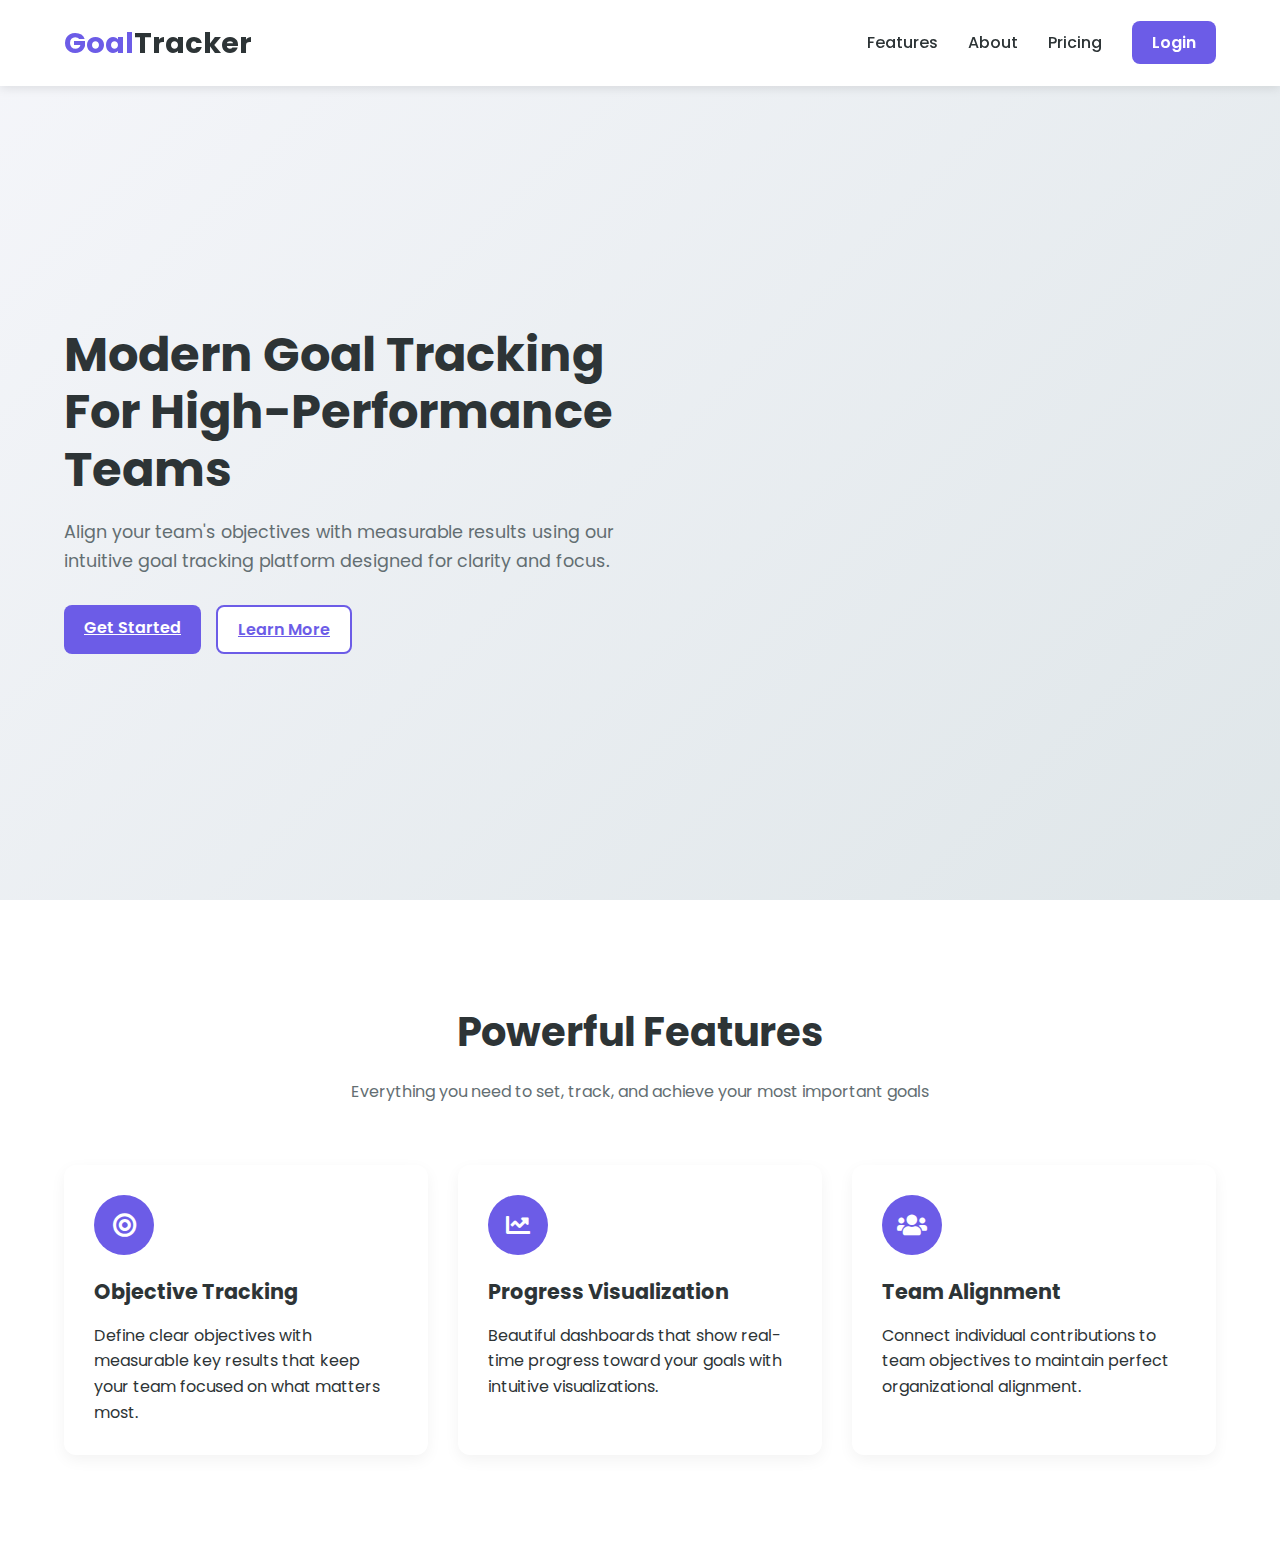
<file: index.html>
<!DOCTYPE html>
<html lang="en">
<head>
  <meta charset="UTF-8">
  <meta name="viewport" content="width=device-width, initial-scale=1.0">
  <title>GoalTracker - Modern Goal Management</title>
  <style>
    :root {
      --primary: #6c5ce7;
      --secondary: #a29bfe;
      --dark: #2d3436;
      --light: #f5f6fa;
      --success: #00b894;
    }
    
    * {
      margin: 0;
      padding: 0;
      box-sizing: border-box;
      font-family: 'Poppins', sans-serif;
    }
    
    body {
      color: var(--dark);
      line-height: 1.6;
      overflow-x: hidden;
    }
    
    /* Header */
    header {
      background: white;
      box-shadow: 0 2px 10px rgba(0,0,0,0.1);
      position: fixed;
      width: 100%;
      z-index: 100;
    }
    
    .container {
      width: 90%;
      max-width: 1200px;
      margin: 0 auto;
      position: relative;
    }
    
    .header-content {
      display: flex;
      justify-content: space-between;
      align-items: center;
      padding: 20px 0;
    }
    
    .logo {
      font-size: 1.8rem;
      font-weight: 700;
      color: var(--primary);
    }
    
    .logo span {
      color: var(--dark);
    }
    
    nav ul {
      display: flex;
      list-style: none;
      gap: 30px;
    }
    
    nav a {
      text-decoration: none;
      color: var(--dark);
      font-weight: 500;
      transition: color 0.3s;
    }
    
    nav a:hover {
      color: var(--primary);
    }
    
    .btn {
      background: var(--primary);
      color: white;
      padding: 10px 20px;
      border-radius: 8px;
      font-weight: 600;
      transition: all 0.3s;
    }
    
    .btn:hover {
      background: #5649d6;
      transform: translateY(-2px);
      box-shadow: 0 5px 15px rgba(108, 92, 231, 0.3);
    }
    
    /* Hero Section */
    .hero {
      height: 100vh;
      display: flex;
      align-items: center;
      background: linear-gradient(135deg, #f5f6fa, #dfe6e9);
      padding-top: 80px;
      position: relative;
      overflow: hidden;
    }
    
    .hero-content {
      max-width: 600px;
      z-index: 2;
    }
    
    .hero h1 {
      font-size: 3rem;
      margin-bottom: 20px;
      line-height: 1.2;
    }
    
    .hero p {
      font-size: 1.1rem;
      margin-bottom: 30px;
      color: #636e72;
    }
    
    .hero-btns {
      display: flex;
      gap: 15px;
    }
    
    .secondary-btn {
      background: white;
      color: var(--primary);
      border: 2px solid var(--primary);
    }
    
    .hero-image {
      position: absolute;
      right: 0;
      top: 0;
      width: 50%;
      height: 100%;
      background: url('https://images.unsplash.com/photo-1551288049-bebda4e38f71?ixlib=rb-1.2.1&auto=format&fit=crop&w=1350&q=80') center/cover no-repeat;
      clip-path: polygon(15% 0%, 100% 0, 100% 100%, 0% 100%);
    }
    
    /* Features Section */
    .features {
      padding: 100px 0;
      background: white;
    }
    
    .section-title {
      text-align: center;
      margin-bottom: 60px;
    }
    
    .section-title h2 {
      font-size: 2.5rem;
      color: var(--dark);
    }
    
    .section-title p {
      color: #636e72;
      max-width: 600px;
      margin: 15px auto 0;
    }
    
    .features-grid {
      display: grid;
      grid-template-columns: repeat(auto-fit, minmax(300px, 1fr));
      gap: 30px;
    }
    
    .feature-card {
      background: white;
      border-radius: 12px;
      padding: 30px;
      box-shadow: 0 5px 15px rgba(0,0,0,0.05);
      transition: transform 0.3s, box-shadow 0.3s;
    }
    
    .feature-card:hover {
      transform: translateY(-10px);
      box-shadow: 0 15px 30px rgba(0,0,0,0.1);
    }
    
    .feature-icon {
      width: 60px;
      height: 60px;
      background: var(--primary);
      border-radius: 50%;
      display: flex;
      align-items: center;
      justify-content: center;
      margin-bottom: 20px;
    }
    
    .feature-icon i {
      color: white;
      font-size: 1.5rem;
    }
    
    .feature-card h3 {
      font-size: 1.3rem;
      margin-bottom: 15px;
    }
    
    /* Animation Classes */
    @keyframes fadeInUp {
      from {
        opacity: 0;
        transform: translateY(20px);
      }
      to {
        opacity: 1;
        transform: translateY(0);
      }
    }
    
    .animate {
      animation: fadeInUp 0.8s ease-out forwards;
    }
    
    /* Responsive */
    @media (max-width: 768px) {
      .hero {
        text-align: center;
        padding-top: 100px;
        height: auto;
        padding-bottom: 80px;
      }
      
      .hero-content {
        max-width: 100%;
      }
      
      .hero-btns {
        justify-content: center;
      }
      
      .hero-image {
        display: none;
      }
      
      nav ul {
        display: none;
      }
    }
  </style>
  <link href="https://fonts.googleapis.com/css2?family=Poppins:wght@400;500;600;700&display=swap" rel="stylesheet">
  <link rel="stylesheet" href="https://cdnjs.cloudflare.com/ajax/libs/font-awesome/5.15.3/css/all.min.css">
</head>
<body>
  <header>
    <div class="container">
      <div class="header-content">
        <div class="logo">Goal<span>Tracker</span></div>
        <nav>
          <ul>
            <li><a href="#features">Features</a></li>
            <li><a href="#about">About</a></li>
            <li><a href="#pricing">Pricing</a></li>
            <li><a href="login.html" class="btn">Login</a></li>
          </ul>
        </nav>
      </div>
    </div>
  </header>

  <section class="hero">
    <div class="container">
      <div class="hero-content">
        <h1>Modern Goal Tracking For High-Performance Teams</h1>
        <p>Align your team's objectives with measurable results using our intuitive goal tracking platform designed for clarity and focus.</p>
        <div class="hero-btns">
          <a href="signup.html" class="btn">Get Started</a>
          <a href="#features" class="btn secondary-btn">Learn More</a>
        </div>
      </div>
      <div class="hero-image"></div>
    </div>
  </section>

  <section class="features" id="features">
    <div class="container">
      <div class="section-title">
        <h2>Powerful Features</h2>
        <p>Everything you need to set, track, and achieve your most important goals</p>
      </div>
      
      <div class="features-grid">
        <div class="feature-card animate" style="animation-delay: 0.1s">
          <div class="feature-icon">
            <i class="fas fa-bullseye"></i>
          </div>
          <h3>Objective Tracking</h3>
          <p>Define clear objectives with measurable key results that keep your team focused on what matters most.</p>
        </div>
        
        <div class="feature-card animate" style="animation-delay: 0.2s">
          <div class="feature-icon">
            <i class="fas fa-chart-line"></i>
          </div>
          <h3>Progress Visualization</h3>
          <p>Beautiful dashboards that show real-time progress toward your goals with intuitive visualizations.</p>
        </div>
        
        <div class="feature-card animate" style="animation-delay: 0.3s">
          <div class="feature-icon">
            <i class="fas fa-users"></i>
          </div>
          <h3>Team Alignment</h3>
          <p>Connect individual contributions to team objectives to maintain perfect organizational alignment.</p>
        </div>
      </div>
    </div>
  </section>

  <script>
    // Simple animation trigger
    document.addEventListener('DOMContentLoaded', function() {
      const animateElements = document.querySelectorAll('.animate');
      
      const observer = new IntersectionObserver((entries) => {
        entries.forEach(entry => {
          if (entry.isIntersecting) {
            entry.target.style.opacity = 1;
          }
        });
      }, { threshold: 0.1 });
      
      animateElements.forEach(el => observer.observe(el));
    });
  </script>
</body>
</html>
</file>
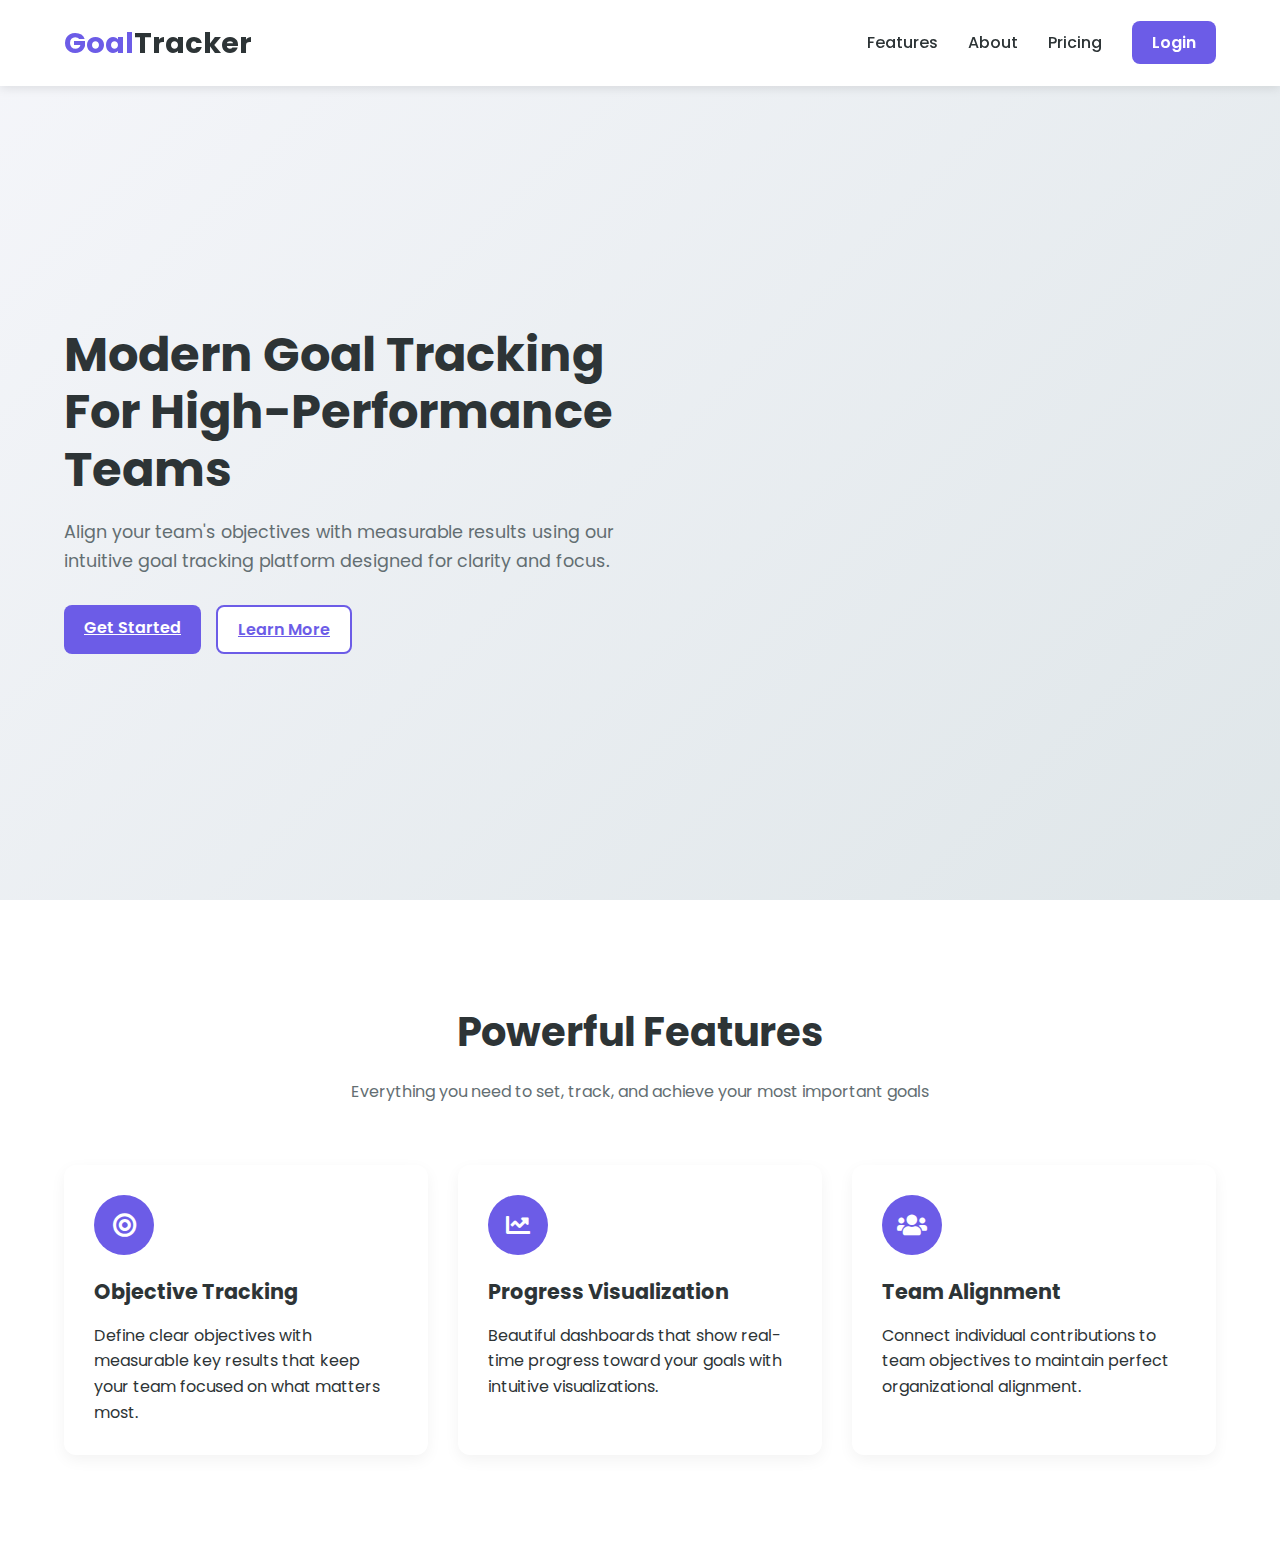
<file: okr-new/index.html>
<!DOCTYPE html>
<html lang="en">
<head>
  <meta charset="UTF-8">
  <meta name="viewport" content="width=device-width, initial-scale=1.0">
  <title>GoalTracker - Modern Goal Management</title>
  <style>
    :root {
      --primary: #6c5ce7;
      --secondary: #a29bfe;
      --dark: #2d3436;
      --light: #f5f6fa;
      --success: #00b894;
    }
    
    * {
      margin: 0;
      padding: 0;
      box-sizing: border-box;
      font-family: 'Poppins', sans-serif;
    }
    
    body {
      color: var(--dark);
      line-height: 1.6;
      overflow-x: hidden;
    }
    
    /* Header */
    header {
      background: white;
      box-shadow: 0 2px 10px rgba(0,0,0,0.1);
      position: fixed;
      width: 100%;
      z-index: 100;
    }
    
    .container {
      width: 90%;
      max-width: 1200px;
      margin: 0 auto;
    }
    
    .header-content {
      display: flex;
      justify-content: space-between;
      align-items: center;
      padding: 20px 0;
    }
    
    .logo {
      font-size: 1.8rem;
      font-weight: 700;
      color: var(--primary);
    }
    
    .logo span {
      color: var(--dark);
    }
    
    nav ul {
      display: flex;
      list-style: none;
      gap: 30px;
    }
    
    nav a {
      text-decoration: none;
      color: var(--dark);
      font-weight: 500;
      transition: color 0.3s;
    }
    
    nav a:hover {
      color: var(--primary);
    }
    
    .btn {
      background: var(--primary);
      color: white;
      padding: 10px 20px;
      border-radius: 8px;
      font-weight: 600;
      transition: all 0.3s;
    }
    
    .btn:hover {
      background: #5649d6;
      transform: translateY(-2px);
      box-shadow: 0 5px 15px rgba(108, 92, 231, 0.3);
    }
    
    /* Hero Section */
    .hero {
      height: 100vh;
      display: flex;
      align-items: center;
      background: linear-gradient(135deg, #f5f6fa, #dfe6e9);
      padding-top: 80px;
    }
    
    .hero-content {
      max-width: 600px;
    }
    
    .hero h1 {
      font-size: 3rem;
      margin-bottom: 20px;
      line-height: 1.2;
    }
    
    .hero p {
      font-size: 1.1rem;
      margin-bottom: 30px;
      color: #636e72;
    }
    
    .hero-btns {
      display: flex;
      gap: 15px;
    }
    
    .secondary-btn {
      background: white;
      color: var(--primary);
      border: 2px solid var(--primary);
    }
    
    .hero-image {
      position: absolute;
      right: 0;
      width: 50%;
      height: 100%;
      background: url('https://images.unsplash.com/photo-1551288049-bebda4e38f71?ixlib=rb-1.2.1&auto=format&fit=crop&w=1350&q=80') center/cover;
      clip-path: polygon(20% 0, 100% 0, 100% 100%, 0% 100%);
    }
    
    /* Features Section */
    .features {
      padding: 100px 0;
      background: white;
    }
    
    .section-title {
      text-align: center;
      margin-bottom: 60px;
    }
    
    .section-title h2 {
      font-size: 2.5rem;
      color: var(--dark);
    }
    
    .section-title p {
      color: #636e72;
      max-width: 600px;
      margin: 15px auto 0;
    }
    
    .features-grid {
      display: grid;
      grid-template-columns: repeat(auto-fit, minmax(300px, 1fr));
      gap: 30px;
    }
    
    .feature-card {
      background: white;
      border-radius: 12px;
      padding: 30px;
      box-shadow: 0 5px 15px rgba(0,0,0,0.05);
      transition: transform 0.3s, box-shadow 0.3s;
    }
    
    .feature-card:hover {
      transform: translateY(-10px);
      box-shadow: 0 15px 30px rgba(0,0,0,0.1);
    }
    
    .feature-icon {
      width: 60px;
      height: 60px;
      background: var(--primary);
      border-radius: 50%;
      display: flex;
      align-items: center;
      justify-content: center;
      margin-bottom: 20px;
    }
    
    .feature-icon i {
      color: white;
      font-size: 1.5rem;
    }
    
    .feature-card h3 {
      font-size: 1.3rem;
      margin-bottom: 15px;
    }
    
    /* Animation Classes */
    @keyframes fadeInUp {
      from {
        opacity: 0;
        transform: translateY(20px);
      }
      to {
        opacity: 1;
        transform: translateY(0);
      }
    }
    
    .animate {
      animation: fadeInUp 0.8s ease-out forwards;
    }
    
    /* Responsive */
    @media (max-width: 768px) {
      .hero {
        text-align: center;
        padding-top: 100px;
        height: auto;
        padding-bottom: 80px;
      }
      
      .hero-content {
        max-width: 100%;
      }
      
      .hero-btns {
        justify-content: center;
      }
      
      .hero-image {
        display: none;
      }
      
      nav ul {
        display: none;
      }
    }
  </style>
  <link href="https://fonts.googleapis.com/css2?family=Poppins:wght@400;500;600;700&display=swap" rel="stylesheet">
  <link rel="stylesheet" href="https://cdnjs.cloudflare.com/ajax/libs/font-awesome/5.15.3/css/all.min.css">
</head>
<body>
  <header>
    <div class="container">
      <div class="header-content">
        <div class="logo">Goal<span>Tracker</span></div>
        <nav>
          <ul>
            <li><a href="#features">Features</a></li>
            <li><a href="#about">About</a></li>
            <li><a href="#pricing">Pricing</a></li>
            <li><a href="login.html" class="btn">Login</a></li>
          </ul>
        </nav>
      </div>
    </div>
  </header>

  <section class="hero">
    <div class="container">
      <div class="hero-content">
        <h1>Modern Goal Tracking For High-Performance Teams</h1>
        <p>Align your team's objectives with measurable results using our intuitive goal tracking platform designed for clarity and focus.</p>
        <div class="hero-btns">
          <a href="signup.html" class="btn">Get Started</a>
          <a href="#features" class="btn secondary-btn">Learn More</a>
        </div>
      </div>
      <div class="hero-image"></div>
    </div>
  </section>

  <section class="features" id="features">
    <div class="container">
      <div class="section-title">
        <h2>Powerful Features</h2>
        <p>Everything you need to set, track, and achieve your most important goals</p>
      </div>
      
      <div class="features-grid">
        <div class="feature-card animate" style="animation-delay: 0.1s">
          <div class="feature-icon">
            <i class="fas fa-bullseye"></i>
          </div>
          <h3>Objective Tracking</h3>
          <p>Define clear objectives with measurable key results that keep your team focused on what matters most.</p>
        </div>
        
        <div class="feature-card animate" style="animation-delay: 0.2s">
          <div class="feature-icon">
            <i class="fas fa-chart-line"></i>
          </div>
          <h3>Progress Visualization</h3>
          <p>Beautiful dashboards that show real-time progress toward your goals with intuitive visualizations.</p>
        </div>
        
        <div class="feature-card animate" style="animation-delay: 0.3s">
          <div class="feature-icon">
            <i class="fas fa-users"></i>
          </div>
          <h3>Team Alignment</h3>
          <p>Connect individual contributions to team objectives to maintain perfect organizational alignment.</p>
        </div>
      </div>
    </div>
  </section>

  <script>
    // Simple animation trigger
    document.addEventListener('DOMContentLoaded', function() {
      const animateElements = document.querySelectorAll('.animate');
      
      const observer = new IntersectionObserver((entries) => {
        entries.forEach(entry => {
          if (entry.isIntersecting) {
            entry.target.style.opacity = 1;
          }
        });
      }, { threshold: 0.1 });
      
      animateElements.forEach(el => observer.observe(el));
    });
  </script>
</body>
</html>
</file>
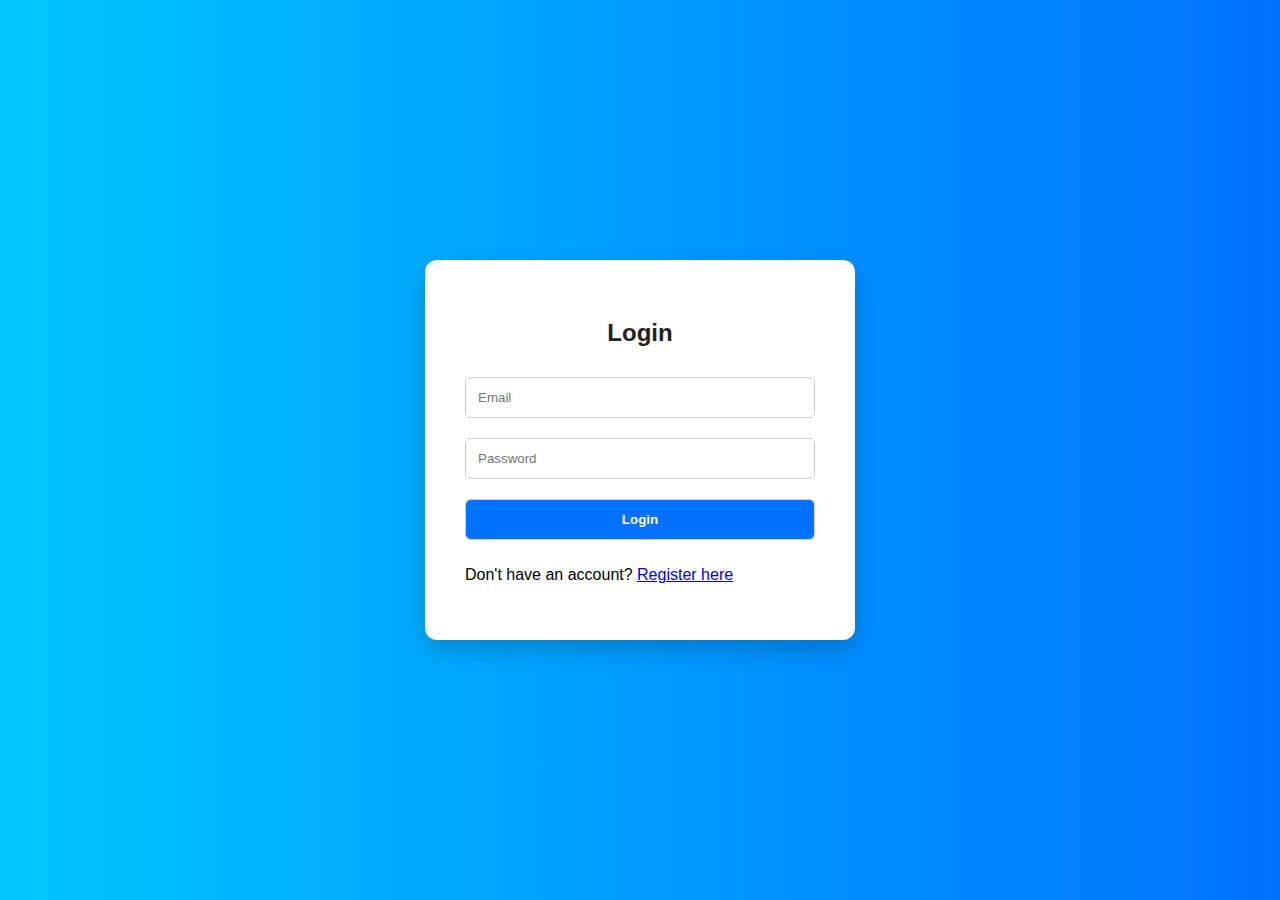
<file: login.html>
<!DOCTYPE html>
<html lang="en">
<head>
  <meta charset="UTF-8">
  <title>Login - MyOKR</title>
  <link rel="stylesheet" href="css/stylelog.css">
</head>
<body class="login-body">
  <div class="login-container">
    <h2>Login</h2>
    <form id="loginForm">
      <input type="email" id="email" placeholder="Email" required>
      <input type="password" id="password" placeholder="Password" required>
      <button type="submit">Login</button>
      <p>Don't have an account? <a href="signup.html">Register here</a></p>
    </form>
  </div>

  <script>
    const users = JSON.parse(localStorage.getItem('okrUsers')) || [];

    document.getElementById('loginForm').addEventListener('submit', (e) => {
      e.preventDefault();
      
      const email = document.getElementById('email').value;
      const password = document.getElementById('password').value;

      const user = users.find(u => u.email === email && u.password === password);

      if (user) {
        alert('Login successful!');
        window.location.href = 'main.html';
      } else {
        alert('Invalid email or password');
      }
    });
  </script>
</body>
</html>
</file>
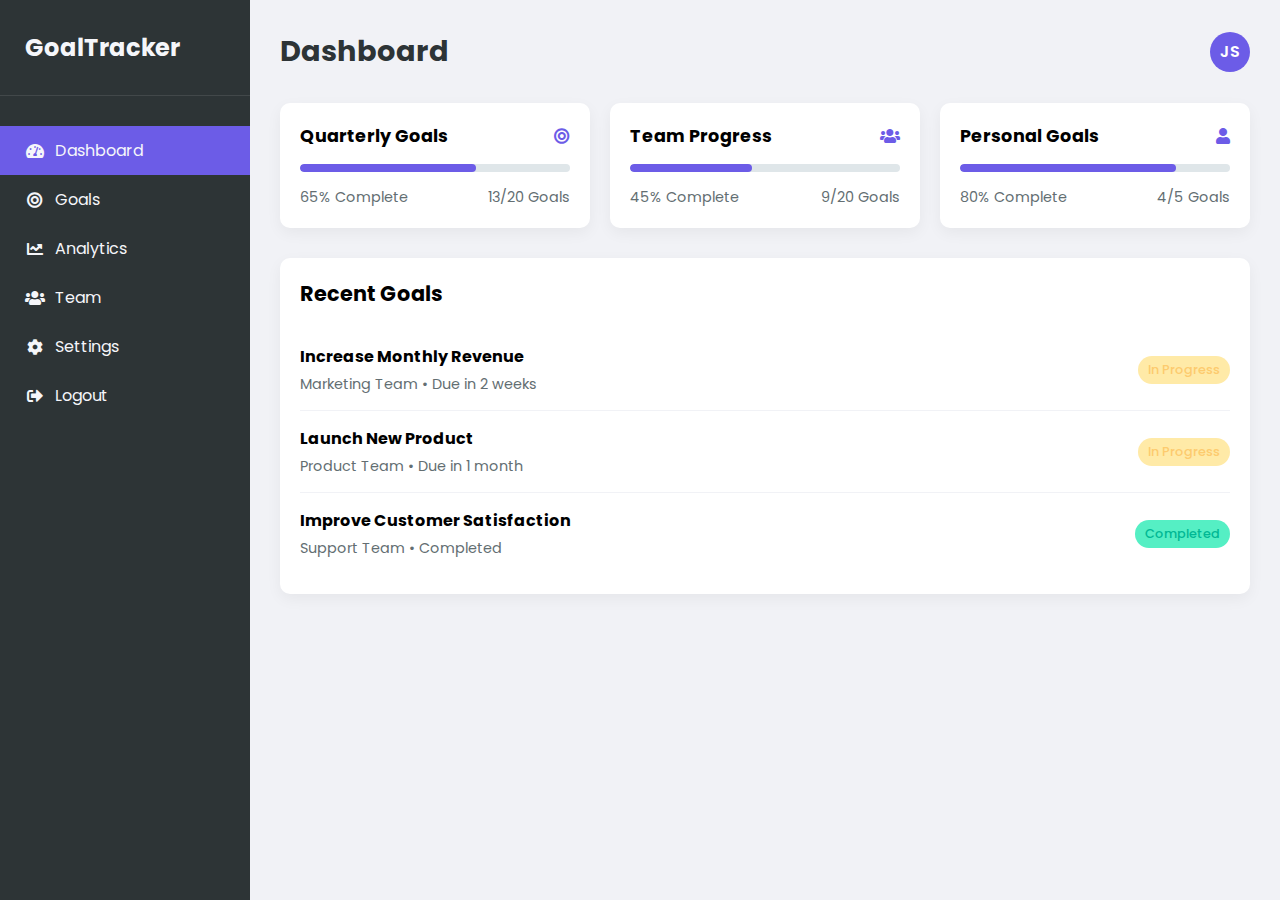
<file: main.html>
<!DOCTYPE html>
<html lang="en">
<head>
  <meta charset="UTF-8">
  <meta name="viewport" content="width=device-width, initial-scale=1.0">
  <title>Dashboard | GoalTracker</title>
  <style>
    :root {
      --primary: #6c5ce7;
      --secondary: #a29bfe;
      --dark: #2d3436;
      --light: #f5f6fa;
      --sidebar: #2d3436;
      --sidebar-text: #f5f6fa;
    }
    
    * {
      margin: 0;
      padding: 0;
      box-sizing: border-box;
      font-family: 'Poppins', sans-serif;
    }
    
    body {
      display: flex;
      min-height: 100vh;
      background: #f1f2f6;
    }
    
    /* Sidebar */
    .sidebar {
      width: 250px;
      background: var(--sidebar);
      color: var(--sidebar-text);
      padding: 30px 0;
      height: 100vh;
      position: fixed;
    }
    
    .logo {
      padding: 0 25px 30px;
      font-size: 1.5rem;
      font-weight: 700;
      border-bottom: 1px solid rgba(255,255,255,0.1);
      margin-bottom: 30px;
    }
    
    .nav-menu {
      list-style: none;
    }
    
    .nav-item {
      padding: 12px 25px;
      cursor: pointer;
      transition: all 0.3s;
      display: flex;
      align-items: center;
      gap: 10px;
    }
    
    .nav-item i {
      width: 20px;
      text-align: center;
    }
    
    .nav-item:hover {
      background: rgba(255,255,255,0.1);
    }
    
    .nav-item.active {
      background: var(--primary);
    }
    
    /* Main Content */
    .main-content {
      margin-left: 250px;
      flex: 1;
      padding: 30px;
    }
    
    .header {
      display: flex;
      justify-content: space-between;
      align-items: center;
      margin-bottom: 30px;
    }
    
    .header h1 {
      font-size: 1.8rem;
      color: var(--dark);
    }
    
    .user-menu {
      display: flex;
      align-items: center;
      gap: 15px;
    }
    
    .user-avatar {
      width: 40px;
      height: 40px;
      border-radius: 50%;
      background: var(--primary);
      color: white;
      display: flex;
      align-items: center;
      justify-content: center;
      font-weight: 600;
      cursor: pointer;
    }
    
    /* Dashboard Cards */
    .dashboard-grid {
      display: grid;
      grid-template-columns: repeat(auto-fit, minmax(300px, 1fr));
      gap: 20px;
      margin-bottom: 30px;
    }
    
    .card {
      background: white;
      border-radius: 10px;
      padding: 20px;
      box-shadow: 0 5px 15px rgba(0,0,0,0.05);
    }
    
    .card-header {
      display: flex;
      justify-content: space-between;
      align-items: center;
      margin-bottom: 15px;
    }
    
    .card-header h3 {
      font-size: 1.1rem;
    }
    
    .card-header i {
      color: var(--primary);
    }
    
    .progress-bar {
      height: 8px;
      background: #dfe6e9;
      border-radius: 4px;
      margin: 15px 0;
      overflow: hidden;
    }
    
    .progress-fill {
      height: 100%;
      background: var(--primary);
      border-radius: 4px;
      width: 65%;
    }
    
    .progress-text {
      display: flex;
      justify-content: space-between;
      font-size: 0.9rem;
      color: #636e72;
    }
    
    /* Goals List */
    .goals-list {
      background: white;
      border-radius: 10px;
      padding: 20px;
      box-shadow: 0 5px 15px rgba(0,0,0,0.05);
    }
    
    .goals-list h2 {
      margin-bottom: 20px;
      font-size: 1.3rem;
    }
    
    .goal-item {
      display: flex;
      justify-content: space-between;
      align-items: center;
      padding: 15px 0;
      border-bottom: 1px solid #f1f2f6;
    }
    
    .goal-item:last-child {
      border-bottom: none;
    }
    
    .goal-info h4 {
      font-size: 1rem;
      margin-bottom: 5px;
    }
    
    .goal-info p {
      font-size: 0.9rem;
      color: #636e72;
    }
    
    .goal-status {
      background: #dfe6e9;
      padding: 5px 10px;
      border-radius: 20px;
      font-size: 0.8rem;
      font-weight: 500;
    }
    
    .status-active {
      background: #ffeaa7;
      color: #fdcb6e;
    }
    
    .status-completed {
      background: #55efc4;
      color: #00b894;
    }
    
    /* Responsive */
    @media (max-width: 768px) {
      .sidebar {
        width: 100%;
        height: auto;
        position: relative;
        padding: 20px;
      }
      
      .main-content {
        margin-left: 0;
      }
      
      .nav-menu {
        display: flex;
        overflow-x: auto;
        padding-bottom: 10px;
      }
      
      .nav-item {
        white-space: nowrap;
      }
    }
  </style>
  <link href="https://fonts.googleapis.com/css2?family=Poppins:wght@400;500;600&display=swap" rel="stylesheet">
  <link rel="stylesheet" href="https://cdnjs.cloudflare.com/ajax/libs/font-awesome/5.15.3/css/all.min.css">
</head>
<body>
  <!-- Sidebar -->
  <div class="sidebar">
    <div class="logo">GoalTracker</div>
    <ul class="nav-menu">
      <li class="nav-item active">
        <i class="fas fa-tachometer-alt"></i>
        <span>Dashboard</span>
      </li>
      <li class="nav-item">
        <i class="fas fa-bullseye"></i>
        <span>Goals</span>
      </li>
      <li class="nav-item">
        <i class="fas fa-chart-line"></i>
        <span>Analytics</span>
      </li>
      <li class="nav-item">
        <i class="fas fa-users"></i>
        <span>Team</span>
      </li>
      <li class="nav-item">
        <i class="fas fa-cog"></i>
        <span>Settings</span>
      </li>
      <li class="nav-item" id="logoutBtn">
        <i class="fas fa-sign-out-alt"></i>
        <span>Logout</span>
      </li>
    </ul>
  </div>

  <!-- Main Content -->
  <div class="main-content">
    <div class="header">
      <h1>Dashboard</h1>
      <div class="user-menu">
        <div class="user-avatar">JS</div>
      </div>
    </div>
    
    <div class="dashboard-grid">
      <div class="card">
        <div class="card-header">
          <h3>Quarterly Goals</h3>
          <i class="fas fa-bullseye"></i>
        </div>
        <div class="progress-bar">
          <div class="progress-fill"></div>
        </div>
        <div class="progress-text">
          <span>65% Complete</span>
          <span>13/20 Goals</span>
        </div>
      </div>
      
      <div class="card">
        <div class="card-header">
          <h3>Team Progress</h3>
          <i class="fas fa-users"></i>
        </div>
        <div class="progress-bar">
          <div class="progress-fill" style="width: 45%;"></div>
        </div>
        <div class="progress-text">
          <span>45% Complete</span>
          <span>9/20 Goals</span>
        </div>
      </div>
      
      <div class="card">
        <div class="card-header">
          <h3>Personal Goals</h3>
          <i class="fas fa-user"></i>
        </div>
        <div class="progress-bar">
          <div class="progress-fill" style="width: 80%;"></div>
        </div>
        <div class="progress-text">
          <span>80% Complete</span>
          <span>4/5 Goals</span>
        </div>
      </div>
    </div>
    
    <div class="goals-list">
      <h2>Recent Goals</h2>
      
      <div class="goal-item">
        <div class="goal-info">
          <h4>Increase Monthly Revenue</h4>
          <p>Marketing Team • Due in 2 weeks</p>
        </div>
        <div class="goal-status status-active">In Progress</div>
      </div>
      
      <div class="goal-item">
        <div class="goal-info">
          <h4>Launch New Product</h4>
          <p>Product Team • Due in 1 month</p>
        </div>
        <div class="goal-status status-active">In Progress</div>
      </div>
      
      <div class="goal-item">
        <div class="goal-info">
          <h4>Improve Customer Satisfaction</h4>
          <p>Support Team • Completed</p>
        </div>
        <div class="goal-status status-completed">Completed</div>
      </div>
    </div>
  </div>

  <script>
    // Simple logout functionality
    document.getElementById('logoutBtn').addEventListener('click', function() {
      localStorage.removeItem('currentUser');
      window.location.href = 'login.html';
    });
    
    // Navigation active state
    const navItems = document.querySelectorAll('.nav-item');
    navItems.forEach(item => {
      item.addEventListener('click', function() {
        navItems.forEach(i => i.classList.remove('active'));
        this.classList.add('active');
      });
    });
  </script>
</body>
</html>
</file>
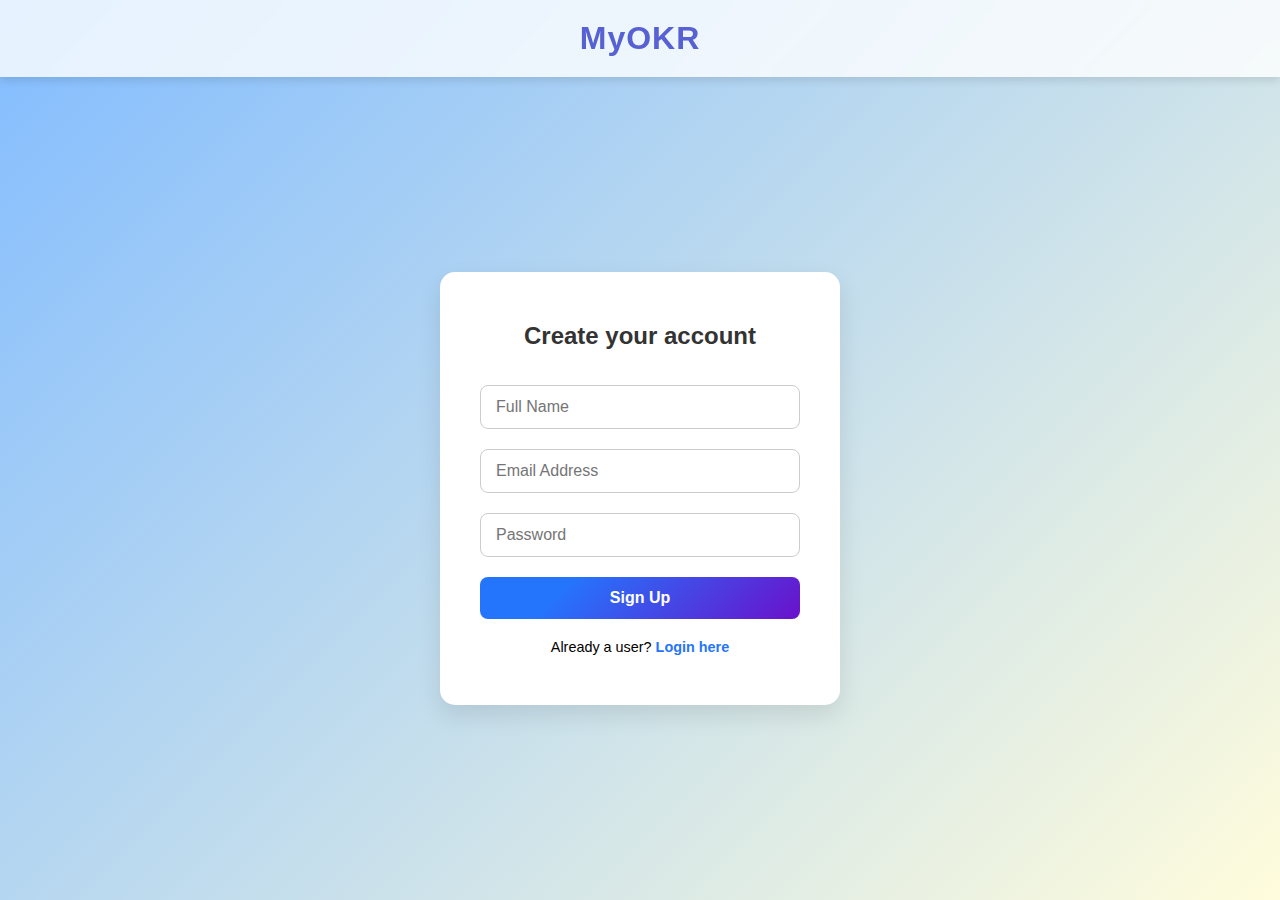
<file: signup.html>
<!DOCTYPE html>
<html lang="en">
<head>
  <meta charset="UTF-8">
  <title>Sign Up - MyOKR</title>
  <link rel="stylesheet" href="css/signstyle.css">
</head>
<body>
  <header class="header">
    <h1>MyOKR</h1>
  </header>
  
  <div class="signup-wrapper">
    <div class="signup-box">
      <h2>Create your account</h2>
      <form id="signupForm">
        <input type="text" id="name" placeholder="Full Name" required>
        <input type="email" id="email" placeholder="Email Address" required>
        <input type="password" id="password" placeholder="Password" required>
        <button type="submit">Sign Up</button>
        <p class="login-link">Already a user? <a href="login.html">Login here</a></p>
      </form>
    </div>
  </div>

  <script>
    // Store users in a JavaScript array
    const users = JSON.parse(localStorage.getItem('okrUsers')) || [];

    document.getElementById('signupForm').addEventListener('submit', (e) => {
      e.preventDefault();
      
      const newUser = {
        name: document.getElementById('name').value,
        email: document.getElementById('email').value,
        password: document.getElementById('password').value
      };

      // Check if email already exists
      if (users.some(user => user.email === newUser.email)) {
        alert('Email already registered!');
        return;
      }

      users.push(newUser);
      localStorage.setItem('okrUsers', JSON.stringify(users));
      alert('Registration successful!');
      window.location.href = 'login.html';
    });
  </script>
</body>
</html>
</file>
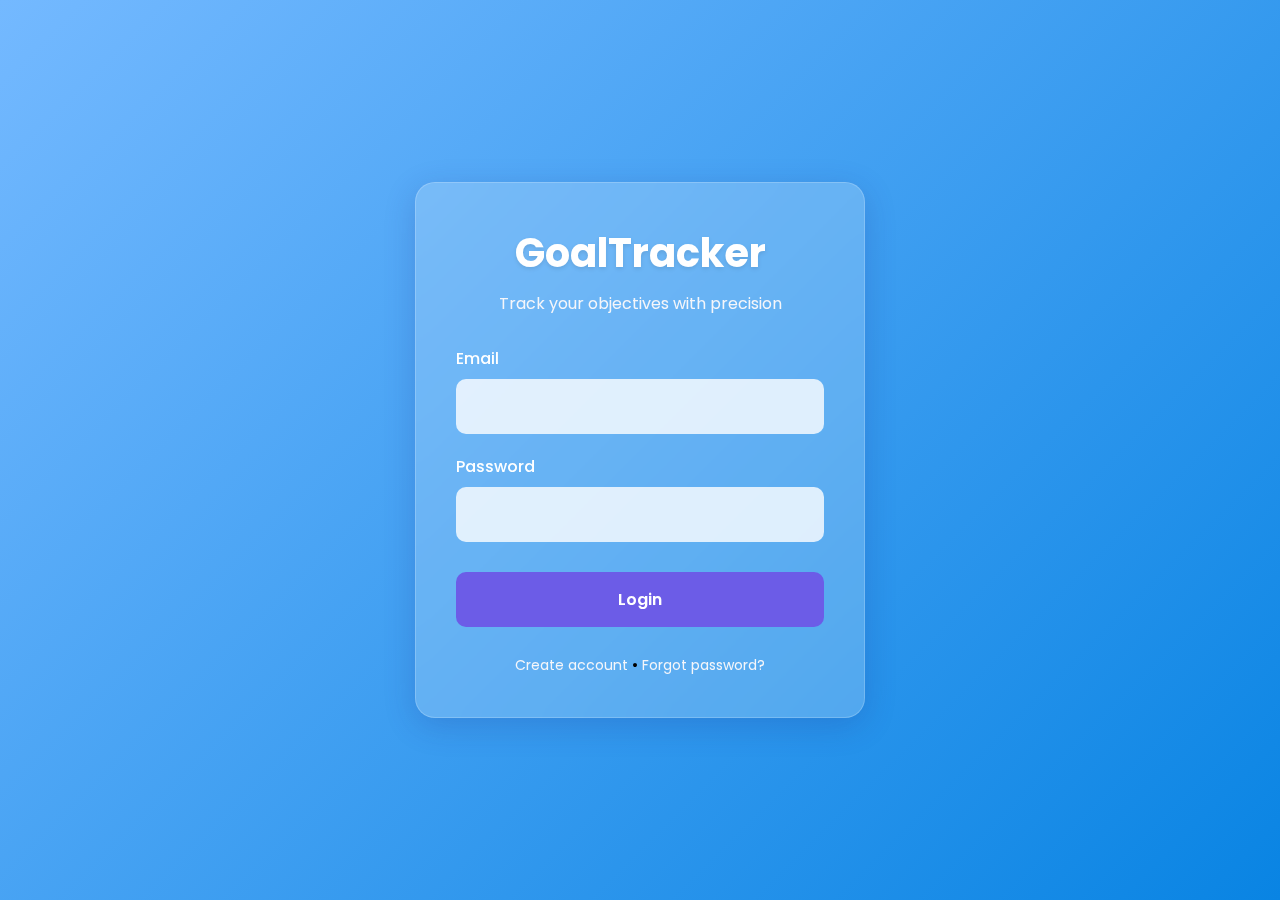
<file: okr-new/login.html>
<!DOCTYPE html>
<html lang="en">
<head>
  <meta charset="UTF-8">
  <meta name="viewport" content="width=device-width, initial-scale=1.0">
  <title>Login | GoalTracker</title>
  <style>
    :root {
      --primary: #6c5ce7;
      --secondary: #a29bfe;
      --text: #2d3436;
      --light: #f5f6fa;
    }
    
    * {
      margin: 0;
      padding: 0;
      box-sizing: border-box;
      font-family: 'Poppins', sans-serif;
    }
    
    body {
      background: linear-gradient(135deg, #74b9ff, #0984e3);
      min-height: 100vh;
      display: flex;
      justify-content: center;
      align-items: center;
      padding: 20px;
    }
    
    .glass-card {
      background: rgba(255, 255, 255, 0.2);
      backdrop-filter: blur(10px);
      border-radius: 20px;
      padding: 40px;
      width: 100%;
      max-width: 450px;
      box-shadow: 0 8px 32px rgba(31, 38, 135, 0.2);
      border: 1px solid rgba(255, 255, 255, 0.2);
      animation: fadeIn 0.8s ease-out;
    }
    
    .logo {
      text-align: center;
      margin-bottom: 30px;
    }
    
    .logo h1 {
      color: white;
      font-size: 2.5rem;
      font-weight: 700;
      text-shadow: 0 2px 4px rgba(0,0,0,0.1);
    }
    
    .logo p {
      color: var(--light);
      margin-top: 8px;
    }
    
    .input-group {
      margin-bottom: 20px;
    }
    
    .input-group label {
      display: block;
      color: white;
      margin-bottom: 8px;
      font-weight: 500;
    }
    
    .input-group input {
      width: 100%;
      padding: 15px;
      border-radius: 10px;
      border: none;
      background: rgba(255, 255, 255, 0.8);
      font-size: 16px;
      transition: all 0.3s;
    }
    
    .input-group input:focus {
      outline: none;
      background: white;
      box-shadow: 0 0 0 3px rgba(108, 92, 231, 0.3);
    }
    
    .btn {
      width: 100%;
      padding: 15px;
      border-radius: 10px;
      border: none;
      background: var(--primary);
      color: white;
      font-size: 16px;
      font-weight: 600;
      cursor: pointer;
      transition: all 0.3s;
      margin-top: 10px;
    }
    
    .btn:hover {
      background: #5649d6;
      transform: translateY(-2px);
      box-shadow: 0 5px 15px rgba(0,0,0,0.1);
    }
    
    .footer-links {
      margin-top: 25px;
      text-align: center;
    }
    
    .footer-links a {
      color: var(--light);
      text-decoration: none;
      font-size: 14px;
      transition: color 0.3s;
    }
    
    .footer-links a:hover {
      color: white;
      text-decoration: underline;
    }
    
    @keyframes fadeIn {
      from { opacity: 0; transform: translateY(20px); }
      to { opacity: 1; transform: translateY(0); }
    }
  </style>
  <link href="https://fonts.googleapis.com/css2?family=Poppins:wght@400;500;600;700&display=swap" rel="stylesheet">
</head>
<body>
  <div class="glass-card">
    <div class="logo">
      <h1>GoalTracker</h1>
      <p>Track your objectives with precision</p>
    </div>
    
    <form id="loginForm">
      <div class="input-group">
        <label for="email">Email</label>
        <input type="email" id="email" required>
      </div>
      
      <div class="input-group">
        <label for="password">Password</label>
        <input type="password" id="password" required>
      </div>
      
      <button type="submit" class="btn">Login</button>
    </form>
    
    <div class="footer-links">
      <a href="signup.html">Create account</a> • 
      <a href="forgot-password.html">Forgot password?</a>
    </div>
  </div>

  <script>
    document.getElementById('loginForm').addEventListener('submit', function(e) {
      e.preventDefault();
      const users = JSON.parse(localStorage.getItem('okrUsers')) || [];
      const email = document.getElementById('email').value;
      const password = document.getElementById('password').value;
      
      const user = users.find(u => u.email === email && u.password === password);
      
      if (user) {
        alert('Login successful!');
        window.location.href = 'main.html';
      } else {
        alert('Invalid credentials');
      }
    });
  </script>
</body>
</html>
</file>
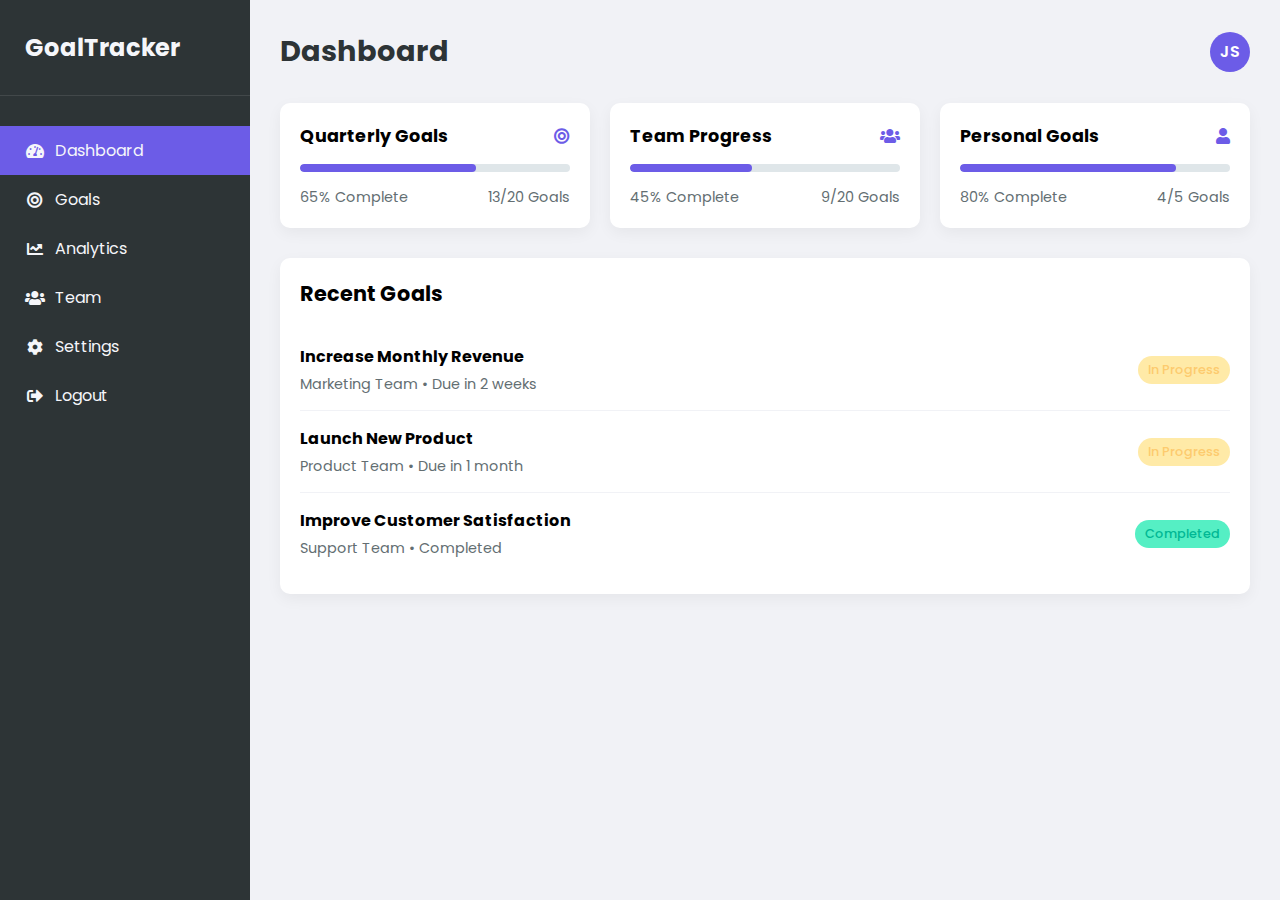
<file: okr-new/main.html>
<!DOCTYPE html>
<html lang="en">
<head>
  <meta charset="UTF-8">
  <meta name="viewport" content="width=device-width, initial-scale=1.0">
  <title>Dashboard | GoalTracker</title>
  <style>
    :root {
      --primary: #6c5ce7;
      --secondary: #a29bfe;
      --dark: #2d3436;
      --light: #f5f6fa;
      --sidebar: #2d3436;
      --sidebar-text: #f5f6fa;
    }
    
    * {
      margin: 0;
      padding: 0;
      box-sizing: border-box;
      font-family: 'Poppins', sans-serif;
    }
    
    body {
      display: flex;
      min-height: 100vh;
      background: #f1f2f6;
    }
    
    /* Sidebar */
    .sidebar {
      width: 250px;
      background: var(--sidebar);
      color: var(--sidebar-text);
      padding: 30px 0;
      height: 100vh;
      position: fixed;
    }
    
    .logo {
      padding: 0 25px 30px;
      font-size: 1.5rem;
      font-weight: 700;
      border-bottom: 1px solid rgba(255,255,255,0.1);
      margin-bottom: 30px;
    }
    
    .nav-menu {
      list-style: none;
    }
    
    .nav-item {
      padding: 12px 25px;
      cursor: pointer;
      transition: all 0.3s;
      display: flex;
      align-items: center;
      gap: 10px;
    }
    
    .nav-item i {
      width: 20px;
      text-align: center;
    }
    
    .nav-item:hover {
      background: rgba(255,255,255,0.1);
    }
    
    .nav-item.active {
      background: var(--primary);
    }
    
    /* Main Content */
    .main-content {
      margin-left: 250px;
      flex: 1;
      padding: 30px;
    }
    
    .header {
      display: flex;
      justify-content: space-between;
      align-items: center;
      margin-bottom: 30px;
    }
    
    .header h1 {
      font-size: 1.8rem;
      color: var(--dark);
    }
    
    .user-menu {
      display: flex;
      align-items: center;
      gap: 15px;
    }
    
    .user-avatar {
      width: 40px;
      height: 40px;
      border-radius: 50%;
      background: var(--primary);
      color: white;
      display: flex;
      align-items: center;
      justify-content: center;
      font-weight: 600;
      cursor: pointer;
    }
    
    /* Dashboard Cards */
    .dashboard-grid {
      display: grid;
      grid-template-columns: repeat(auto-fit, minmax(300px, 1fr));
      gap: 20px;
      margin-bottom: 30px;
    }
    
    .card {
      background: white;
      border-radius: 10px;
      padding: 20px;
      box-shadow: 0 5px 15px rgba(0,0,0,0.05);
    }
    
    .card-header {
      display: flex;
      justify-content: space-between;
      align-items: center;
      margin-bottom: 15px;
    }
    
    .card-header h3 {
      font-size: 1.1rem;
    }
    
    .card-header i {
      color: var(--primary);
    }
    
    .progress-bar {
      height: 8px;
      background: #dfe6e9;
      border-radius: 4px;
      margin: 15px 0;
      overflow: hidden;
    }
    
    .progress-fill {
      height: 100%;
      background: var(--primary);
      border-radius: 4px;
      width: 65%;
    }
    
    .progress-text {
      display: flex;
      justify-content: space-between;
      font-size: 0.9rem;
      color: #636e72;
    }
    
    /* Goals List */
    .goals-list {
      background: white;
      border-radius: 10px;
      padding: 20px;
      box-shadow: 0 5px 15px rgba(0,0,0,0.05);
    }
    
    .goals-list h2 {
      margin-bottom: 20px;
      font-size: 1.3rem;
    }
    
    .goal-item {
      display: flex;
      justify-content: space-between;
      align-items: center;
      padding: 15px 0;
      border-bottom: 1px solid #f1f2f6;
    }
    
    .goal-item:last-child {
      border-bottom: none;
    }
    
    .goal-info h4 {
      font-size: 1rem;
      margin-bottom: 5px;
    }
    
    .goal-info p {
      font-size: 0.9rem;
      color: #636e72;
    }
    
    .goal-status {
      background: #dfe6e9;
      padding: 5px 10px;
      border-radius: 20px;
      font-size: 0.8rem;
      font-weight: 500;
    }
    
    .status-active {
      background: #ffeaa7;
      color: #fdcb6e;
    }
    
    .status-completed {
      background: #55efc4;
      color: #00b894;
    }
    
    /* Responsive */
    @media (max-width: 768px) {
      .sidebar {
        width: 100%;
        height: auto;
        position: relative;
        padding: 20px;
      }
      
      .main-content {
        margin-left: 0;
      }
      
      .nav-menu {
        display: flex;
        overflow-x: auto;
        padding-bottom: 10px;
      }
      
      .nav-item {
        white-space: nowrap;
      }
    }
  </style>
  <link href="https://fonts.googleapis.com/css2?family=Poppins:wght@400;500;600&display=swap" rel="stylesheet">
  <link rel="stylesheet" href="https://cdnjs.cloudflare.com/ajax/libs/font-awesome/5.15.3/css/all.min.css">
</head>
<body>
  <!-- Sidebar -->
  <div class="sidebar">
    <div class="logo">GoalTracker</div>
    <ul class="nav-menu">
      <li class="nav-item active">
        <i class="fas fa-tachometer-alt"></i>
        <span>Dashboard</span>
      </li>
      <li class="nav-item">
        <i class="fas fa-bullseye"></i>
        <span>Goals</span>
      </li>
      <li class="nav-item">
        <i class="fas fa-chart-line"></i>
        <span>Analytics</span>
      </li>
      <li class="nav-item">
        <i class="fas fa-users"></i>
        <span>Team</span>
      </li>
      <li class="nav-item">
        <i class="fas fa-cog"></i>
        <span>Settings</span>
      </li>
      <li class="nav-item" id="logoutBtn">
        <i class="fas fa-sign-out-alt"></i>
        <span>Logout</span>
      </li>
    </ul>
  </div>

  <!-- Main Content -->
  <div class="main-content">
    <div class="header">
      <h1>Dashboard</h1>
      <div class="user-menu">
        <div class="user-avatar">JS</div>
      </div>
    </div>
    
    <div class="dashboard-grid">
      <div class="card">
        <div class="card-header">
          <h3>Quarterly Goals</h3>
          <i class="fas fa-bullseye"></i>
        </div>
        <div class="progress-bar">
          <div class="progress-fill"></div>
        </div>
        <div class="progress-text">
          <span>65% Complete</span>
          <span>13/20 Goals</span>
        </div>
      </div>
      
      <div class="card">
        <div class="card-header">
          <h3>Team Progress</h3>
          <i class="fas fa-users"></i>
        </div>
        <div class="progress-bar">
          <div class="progress-fill" style="width: 45%;"></div>
        </div>
        <div class="progress-text">
          <span>45% Complete</span>
          <span>9/20 Goals</span>
        </div>
      </div>
      
      <div class="card">
        <div class="card-header">
          <h3>Personal Goals</h3>
          <i class="fas fa-user"></i>
        </div>
        <div class="progress-bar">
          <div class="progress-fill" style="width: 80%;"></div>
        </div>
        <div class="progress-text">
          <span>80% Complete</span>
          <span>4/5 Goals</span>
        </div>
      </div>
    </div>
    
    <div class="goals-list">
      <h2>Recent Goals</h2>
      
      <div class="goal-item">
        <div class="goal-info">
          <h4>Increase Monthly Revenue</h4>
          <p>Marketing Team • Due in 2 weeks</p>
        </div>
        <div class="goal-status status-active">In Progress</div>
      </div>
      
      <div class="goal-item">
        <div class="goal-info">
          <h4>Launch New Product</h4>
          <p>Product Team • Due in 1 month</p>
        </div>
        <div class="goal-status status-active">In Progress</div>
      </div>
      
      <div class="goal-item">
        <div class="goal-info">
          <h4>Improve Customer Satisfaction</h4>
          <p>Support Team • Completed</p>
        </div>
        <div class="goal-status status-completed">Completed</div>
      </div>
    </div>
  </div>

  <script>
    // Simple logout functionality
    document.getElementById('logoutBtn').addEventListener('click', function() {
      localStorage.removeItem('currentUser');
      window.location.href = 'login.html';
    });
    
    // Navigation active state
    const navItems = document.querySelectorAll('.nav-item');
    navItems.forEach(item => {
      item.addEventListener('click', function() {
        navItems.forEach(i => i.classList.remove('active'));
        this.classList.add('active');
      });
    });
  </script>
</body>
</html>
</file>
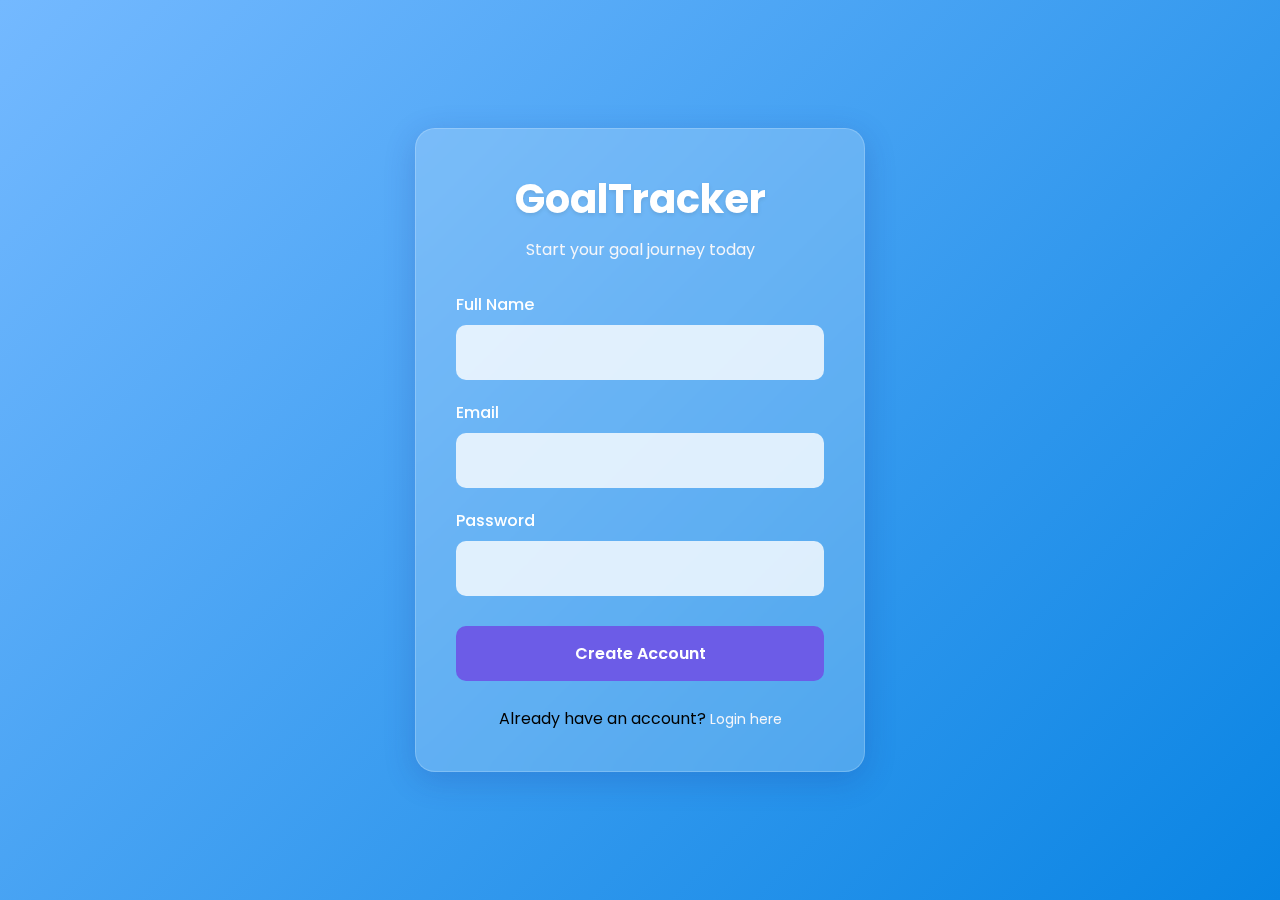
<file: okr-new/signup.html>
<!DOCTYPE html>
<html lang="en">
<head>
  <meta charset="UTF-8">
  <meta name="viewport" content="width=device-width, initial-scale=1.0">
  <title>Sign Up | GoalTracker</title>
  <style>
    :root {
      --primary: #6c5ce7;
      --secondary: #a29bfe;
      --text: #2d3436;
      --light: #f5f6fa;
    }
    
    * {
      margin: 0;
      padding: 0;
      box-sizing: border-box;
      font-family: 'Poppins', sans-serif;
    }
    
    body {
      background: linear-gradient(135deg, #74b9ff, #0984e3);
      min-height: 100vh;
      display: flex;
      justify-content: center;
      align-items: center;
      padding: 20px;
    }
    
    .glass-card {
      background: rgba(255, 255, 255, 0.2);
      backdrop-filter: blur(10px);
      border-radius: 20px;
      padding: 40px;
      width: 100%;
      max-width: 450px;
      box-shadow: 0 8px 32px rgba(31, 38, 135, 0.2);
      border: 1px solid rgba(255, 255, 255, 0.2);
      animation: fadeIn 0.8s ease-out;
    }
    
    .logo {
      text-align: center;
      margin-bottom: 30px;
    }
    
    .logo h1 {
      color: white;
      font-size: 2.5rem;
      font-weight: 700;
      text-shadow: 0 2px 4px rgba(0,0,0,0.1);
    }
    
    .logo p {
      color: var(--light);
      margin-top: 8px;
    }
    
    .input-group {
      margin-bottom: 20px;
    }
    
    .input-group label {
      display: block;
      color: white;
      margin-bottom: 8px;
      font-weight: 500;
    }
    
    .input-group input {
      width: 100%;
      padding: 15px;
      border-radius: 10px;
      border: none;
      background: rgba(255, 255, 255, 0.8);
      font-size: 16px;
      transition: all 0.3s;
    }
    
    .input-group input:focus {
      outline: none;
      background: white;
      box-shadow: 0 0 0 3px rgba(108, 92, 231, 0.3);
    }
    
    .btn {
      width: 100%;
      padding: 15px;
      border-radius: 10px;
      border: none;
      background: var(--primary);
      color: white;
      font-size: 16px;
      font-weight: 600;
      cursor: pointer;
      transition: all 0.3s;
      margin-top: 10px;
    }
    
    .btn:hover {
      background: #5649d6;
      transform: translateY(-2px);
      box-shadow: 0 5px 15px rgba(0,0,0,0.1);
    }
    
    .footer-links {
      margin-top: 25px;
      text-align: center;
    }
    
    .footer-links a {
      color: var(--light);
      text-decoration: none;
      font-size: 14px;
      transition: color 0.3s;
    }
    
    .footer-links a:hover {
      color: white;
      text-decoration: underline;
    }
    
    @keyframes fadeIn {
      from { opacity: 0; transform: translateY(20px); }
      to { opacity: 1; transform: translateY(0); }
    }
  </style>
  <link href="https://fonts.googleapis.com/css2?family=Poppins:wght@400;500;600;700&display=swap" rel="stylesheet">
</head>
<body>
  <div class="glass-card">
    <div class="logo">
      <h1>GoalTracker</h1>
      <p>Start your goal journey today</p>
    </div>
    
    <form id="signupForm">
      <div class="input-group">
        <label for="name">Full Name</label>
        <input type="text" id="name" required>
      </div>
      
      <div class="input-group">
        <label for="email">Email</label>
        <input type="email" id="email" required>
      </div>
      
      <div class="input-group">
        <label for="password">Password</label>
        <input type="password" id="password" required>
      </div>
      
      <button type="submit" class="btn">Create Account</button>
    </form>
    
    <div class="footer-links">
      <p>Already have an account? <a href="login.html">Login here</a></p>
    </div>
  </div>

  <script>
    document.getElementById('signupForm').addEventListener('submit', function(e) {
      e.preventDefault();
      const users = JSON.parse(localStorage.getItem('okrUsers')) || [];
      
      const newUser = {
        name: document.getElementById('name').value,
        email: document.getElementById('email').value,
        password: document.getElementById('password').value
      };
      
      if (users.some(user => user.email === newUser.email)) {
        alert('Email already registered!');
        return;
      }
      
      users.push(newUser);
      localStorage.setItem('okrUsers', JSON.stringify(users));
      alert('Registration successful!');
      window.location.href = 'login.html';
    });
  </script>
</body>
</html>
</file>
<file: css/stylelog.css>
body.login-body {
  font-family: 'Segoe UI', sans-serif;
  background: linear-gradient(to right, #00c6ff, #0072ff);
  display: flex;
  align-items: center;
  justify-content: center;
  min-height: 100vh;  /* Changed from height to min-height */
  margin: 0;
  padding: 20px;  /* Added padding for mobile responsiveness */
  box-sizing: border-box;  /* Ensures padding is included in height */
}

.login-container {
  background: #fff;
  padding: 40px;  /* Reduced from 60px for better proportions */
  border-radius: 12px;
  box-shadow: 0 10px 25px rgba(0,0,0,0.2);
  width: 100%;  /* Changed from fixed width */
  max-width: 350px;  /* Maximum width */
  margin: 20px;  /* Added margin for smaller screens */
}

.login-container h2 {
  margin-bottom: 20px;
  color: #222;
  text-align: center;  /* Ensure heading is centered */
}

.login-container input,
.login-container button {
  width: 100%;
  padding: 12px;
  margin: 10px 0;
  border-radius: 6px;
  border: 1px solid #ccc;
  box-sizing: border-box;  /* Include padding in width calculation */
}

.login-container button {
  background-color: #0072ff;
  color: white;
  font-weight: bold;
  cursor: pointer;
  transition: background-color 0.3s ease;  /* Added smooth transition */
}

.login-container button:hover {
  background-color: #0056b3;  /* Darker shade on hover */
}
</file>
<file: css/signstyle.css>
/* Global Reset */
* {
  margin: 0;
  padding: 0;
  box-sizing: border-box;
}

/* Background + Typography */
body {
  font-family: 'Segoe UI', sans-serif;
  background: linear-gradient(135deg, #82bcff 0%, #fffcdc 100%);
  min-height: 100vh;
  display: flex;
  flex-direction: column;
  align-items: center;
}

/* Header Styling */
.header {
  width: 100%;
  padding: 20px 0;
  text-align: center;
  background-color: #ffffffcc;
  backdrop-filter: blur(10px);
  box-shadow: 0 4px 8px rgba(0, 0, 0, 0.1);
}

.header h1 {
  font-size: 2rem;
  color: #5761d3;
  letter-spacing: 1px;
}

/* Signup Container */
.signup-wrapper {
  flex: 1;
  display: flex;
  justify-content: center;
  align-items: center;
  width: 100%;
}

.signup-box {
  background: white;
  padding: 50px 40px;
  border-radius: 15px;
  width: 100%;
  max-width: 400px;
  box-shadow: 0 10px 25px rgba(0,0,0,0.1);
  animation: fadeInUp 1s ease;
}

.signup-box h2 {
  margin-bottom: 25px;
  text-align: center;
  color: #333;
}

/* Inputs and Button */
.signup-box input,
.signup-box button {
  width: 100%;
  padding: 12px 15px;
  margin: 10px 0;
  border-radius: 8px;
  border: 1px solid #ccc;
  font-size: 1rem;
}

.signup-box button {
  background-color: #6a11cb;
  background-image: linear-gradient(315deg, #6a11cb 0%, #2575fc 74%);
  color: white;
  font-weight: bold;
  border: none;
  transition: background 0.3s ease;
}

.signup-box button:hover {
  background-image: linear-gradient(315deg, #2575fc 0%, #6a11cb 74%);
}

/* Link */
.login-link {
  margin-top: 10px;
  text-align: center;
  font-size: 0.9rem;
}

.login-link a {
  color: #2575fc;
  text-decoration: none;
  font-weight: bold;
}

.login-link a:hover {
  text-decoration: underline;
}

/* Animations */
@keyframes fadeInUp {
  from {
    opacity: 0;
    transform: translateY(30px);
  }
  to {
    opacity: 1;
    transform: translateY(0);
  }
}
</file>
